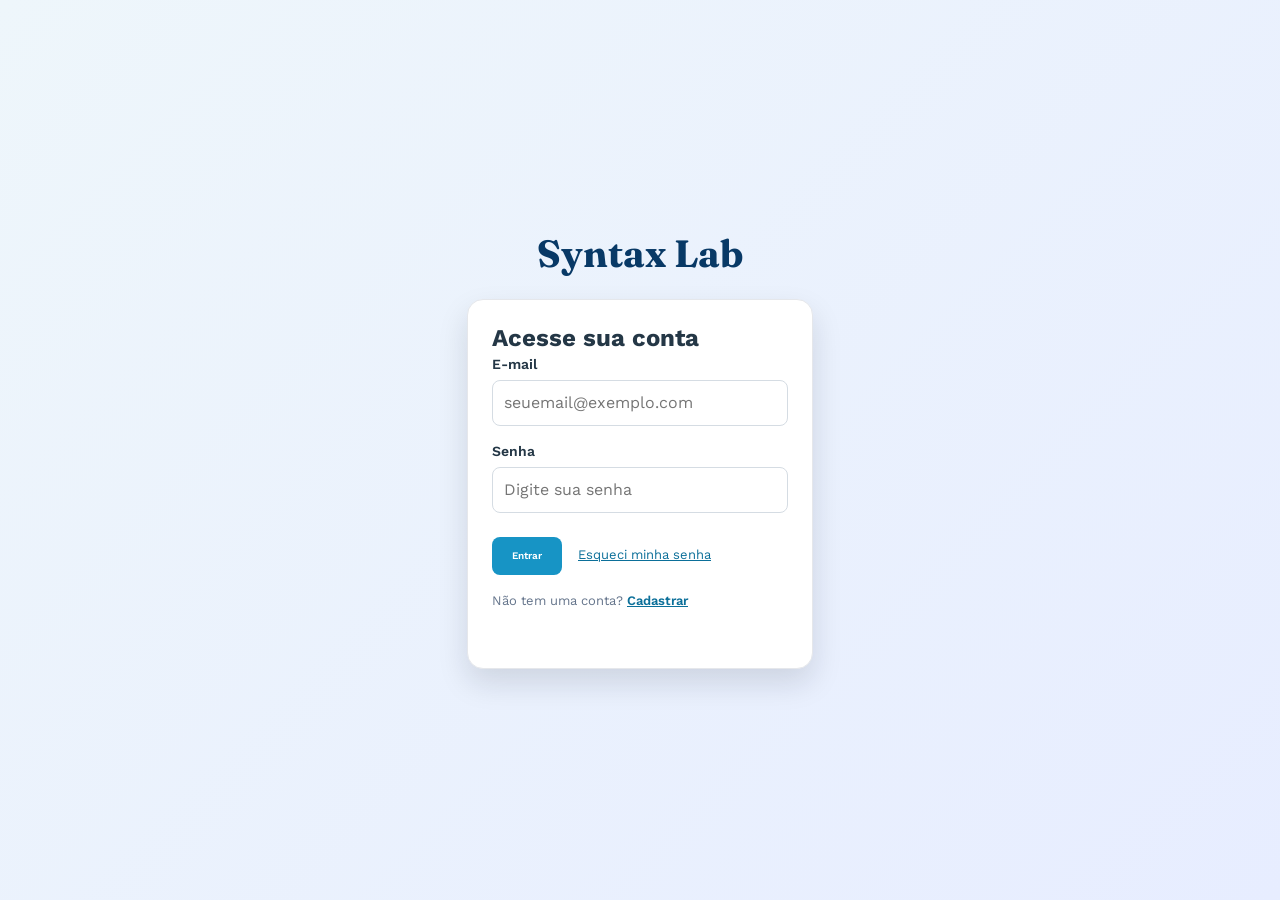
<file: backend/index.html>
<!DOCTYPE html>
<html lang="pt-br">
<head>
    <meta charset="UTF-8">
    <meta name="viewport" content="width=device-width, initial-scale=1.0">
    <title>SYNTAX.lab — Login</title>
    <link rel="stylesheet" href="style.css">
    <link rel="preconnect" href="https://fonts.googleapis.com">
    <link rel="preconnect" href="https://fonts.gstatic.com" crossorigin>
    <link href="https://fonts.googleapis.com/css2?family=Fraunces:ital,opsz,wght@0,9..144,100..900;1,9..144,100..900&family=Work+Sans:ital,wght@0,100..900;1,100..900&display=swap" rel="stylesheet">
</head>
<body class="pagina-login">
    <main class="login-container">
        <div class="login-cabecalho">
            <h1>Syntax Lab</h1>
        </div>

        <section class="login-card">
            <h2>Acesse sua conta</h2>

            <form id="formLogin" class="formulario">
                <div class="campo">
                    <label for="email">E-mail</label>
                    <input type="email" name="email" id="email" placeholder="seuemail@exemplo.com" autocomplete="email" required>
                </div>

                <div class="campo">
                    <label for="senha">Senha</label>
                    <input type="password" name="senha" id="senha" placeholder="Digite sua senha" autocomplete="current-password" required>
                </div>

                <div class="form-acoes">
                    <button type="submit" class="entrar">Entrar</button>
                    <a class="link-senha" href="#recuperar-senha" id="linkSenha">Esqueci minha senha</a>
                    <p class="login-cadastro">Não tem uma conta? <button type="button" class="link-cadastro" id="abrirCadastro">Cadastrar</button></p>
                </div>
                <p class="login-feedback" id="loginFeedback" role="status" aria-live="polite"></p>
            </form>
        </section>
    </main>

    <dialog class="modal-cadastro" id="modalCadastro" aria-labelledby="titulo-cadastro"></dialog>

    <script>
        const formLogin = document.getElementById('formLogin');
        const loginFeedback = document.getElementById('loginFeedback');
        const modalCadastro = document.getElementById('modalCadastro');
        const botaoAbrirCadastro = document.getElementById('abrirCadastro');
        let cadastroCarregado = false;

        formLogin.addEventListener('submit', async (evento) => {
            evento.preventDefault();
            loginFeedback.textContent = '';

            try {
                const resposta = await fetch('/api/usuarios/login', {
                    method: 'POST',
                    headers: { 'Content-Type': 'application/json' },
                    body: JSON.stringify({
                        email: document.getElementById('email').value,
                        senha: document.getElementById('senha').value
                    })
                });
                const resultado = await resposta.json();

                if (!resposta.ok) {
                    throw new Error(resultado.erro || 'Não foi possível entrar.');
                }

                window.location.href = 'inicio.html';
            } catch (erro) {
                loginFeedback.textContent = erro.message;
            }
        });

        document.getElementById('linkSenha').addEventListener('click', (evento) => {
            evento.preventDefault();
            loginFeedback.textContent = 'A recuperação de senha ainda não está disponível.';
        });

        botaoAbrirCadastro.addEventListener('click', async () => {
            loginFeedback.textContent = '';

            if (!cadastroCarregado) {
                try {
                    const resposta = await fetch('cadastrarlogin.html');
                    if (!resposta.ok) throw new Error('Não foi possível abrir o cadastro.');

                    const documento = new DOMParser().parseFromString(
                        await resposta.text(),
                        'text/html'
                    );
                    const template = documento.getElementById('cadastro-modal-template');
                    if (!template) throw new Error('O formulário de cadastro não foi encontrado.');

                    modalCadastro.replaceChildren(template.content.cloneNode(true));
                    const formCadastro = modalCadastro.querySelector('#formCadastro');
                    const cadastroFeedback = modalCadastro.querySelector('#cadastroFeedback');

                    modalCadastro.querySelector('[data-fechar-modal]').addEventListener('click', () => {
                        modalCadastro.close();
                    });

                    formCadastro.addEventListener('submit', async (eventoCadastro) => {
                        eventoCadastro.preventDefault();
                        cadastroFeedback.textContent = '';
                        const botaoEnviar = formCadastro.querySelector('[type="submit"]');
                        botaoEnviar.disabled = true;

                        try {
                            const dados = Object.fromEntries(new FormData(formCadastro));
                            const respostaCadastro = await fetch('/api/usuarios/cadastro', {
                                method: 'POST',
                                headers: { 'Content-Type': 'application/json' },
                                body: JSON.stringify(dados)
                            });
                            const resultadoCadastro = await respostaCadastro.json();

                            if (!respostaCadastro.ok) {
                                throw new Error(resultadoCadastro.erro || 'Não foi possível cadastrar.');
                            }

                            document.getElementById('email').value = dados.email;
                            document.getElementById('senha').focus();
                            modalCadastro.close();
                            loginFeedback.textContent = 'Cadastro concluído. Agora entre com sua senha.';
                        } catch (erroCadastro) {
                            cadastroFeedback.textContent = erroCadastro.message;
                        } finally {
                            botaoEnviar.disabled = false;
                        }
                    });

                    cadastroCarregado = true;
                } catch (erro) {
                    loginFeedback.textContent = erro.message;
                    return;
                }
            }

            modalCadastro.showModal();
            modalCadastro.querySelector('#nomeCadastro').focus();
        });

        modalCadastro.addEventListener('click', (evento) => {
            if (evento.target === modalCadastro) modalCadastro.close();
        });

        modalCadastro.addEventListener('close', () => botaoAbrirCadastro.focus());
    </script>
</body>
</html>
</file>
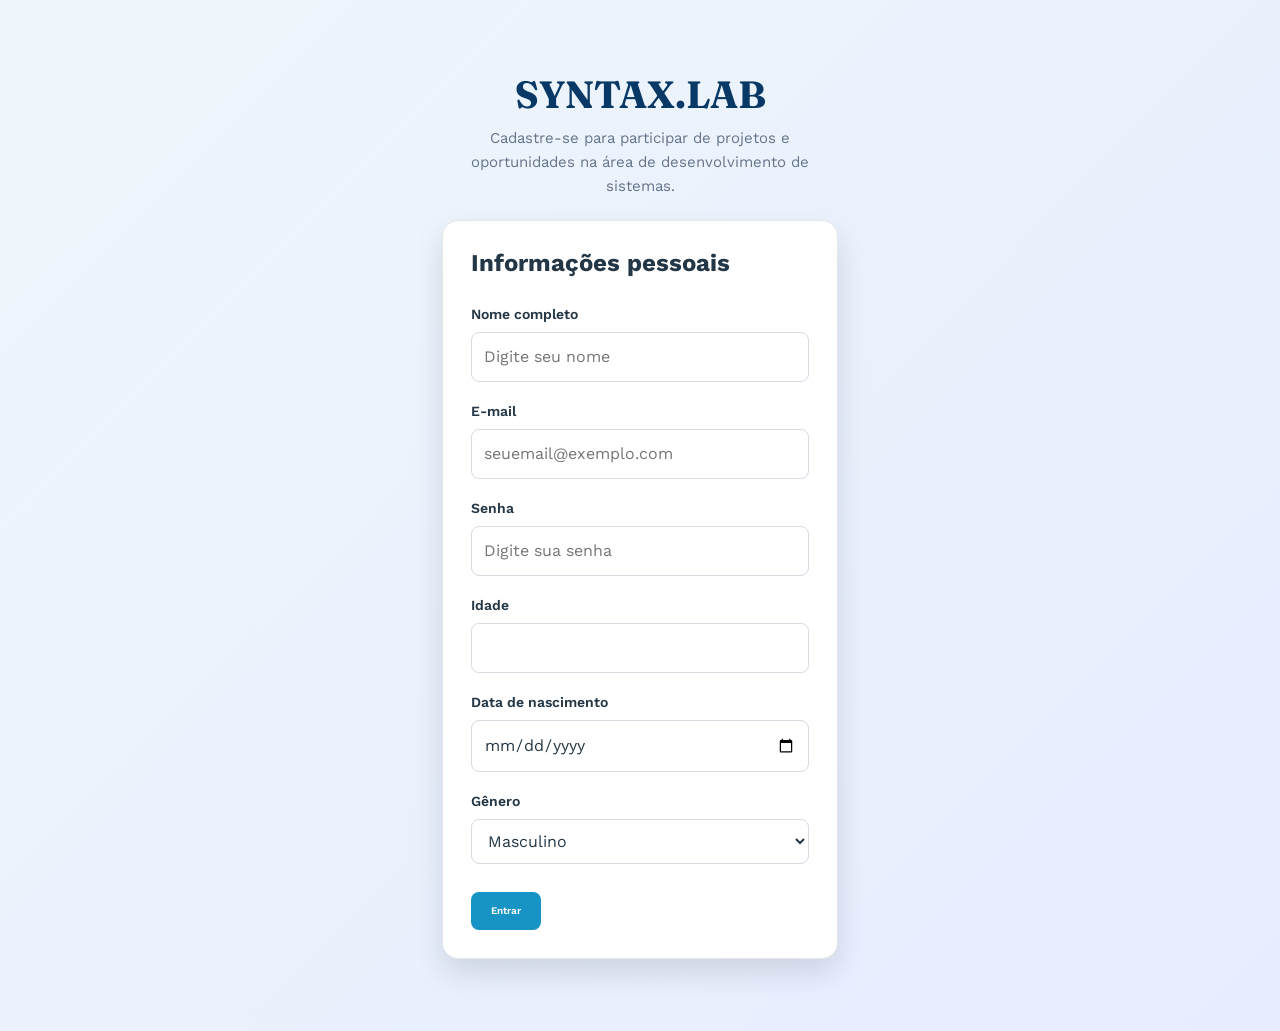
<file: FRONT END/index.html>
<!DOCTYPE html>
<html lang="pt-br">
<head>
    <meta charset="UTF-8">
    <meta name="viewport" content="width=device-width, initial-scale=1.0">
    <title>SYNTAX.lab — Login</title>
    <link rel="stylesheet" href="style.css">
    <link rel="preconnect" href="https://fonts.googleapis.com">
    <link rel="preconnect" href="https://fonts.gstatic.com" crossorigin>
    <link href="https://fonts.googleapis.com/css2?family=Fraunces:ital,opsz,wght@0,9..144,100..900;1,9..144,100..900&family=Work+Sans:ital,wght@0,100..900;1,100..900&display=swap" rel="stylesheet">
</head>
<body class="pagina-login">
    <main class="login-container">
        <div class="login-cabecalho">
            <h1>SYNTAX.LAB</h1>
            <p>Cadastre-se para participar de projetos e oportunidades na área de desenvolvimento de sistemas.</p>
        </div>

        <section class="login-card">



            <h2>Informações pessoais</h2>
            <br>

            <form action="inicio.html" method="get" class="formulario">
                <div class="campo">
                    <label for="nome">Nome completo</label>
                    <input type="text" name="Nome" id="nome" placeholder="Digite seu nome" required>
                </div>

                <div class="campo">
                    <label for="email">E-mail</label>
                    <input type="email" name="Email" id="email" placeholder="seuemail@exemplo.com" required>
                </div>

                <div class="campo">
                    <label for="senha">Senha</label>
                    <input type="password" name="Senha" id="senha" placeholder="Digite sua senha" required>
                </div>

                <div class="campo">
                    <label for="idade">Idade</label>
                    <input type="number" name="Idade" id="idade" min="18" max="99" required>
                </div>

                <div class="campo">
                    <label for="data-nascimento">Data de nascimento</label>
                    <input type="date" name="Data-nascimento" id="data-nascimento" required>
                </div>

                <div class="campo">
                    <label for="genero">Gênero</label>
                    <select name="genero" id="genero">
                        <option value="Masculino">Masculino</option>
                        <option value="Feminino">Feminino</option>
                        <option value="Prefiro_nao_dizer">Prefiro não dizer</option>
                    </select>
                </div>

                <div class="form-acoes">
                    <button type="submit" class="entrar">Entrar</button>
                </div>
            </form>
        </section>
    </main>
</file>
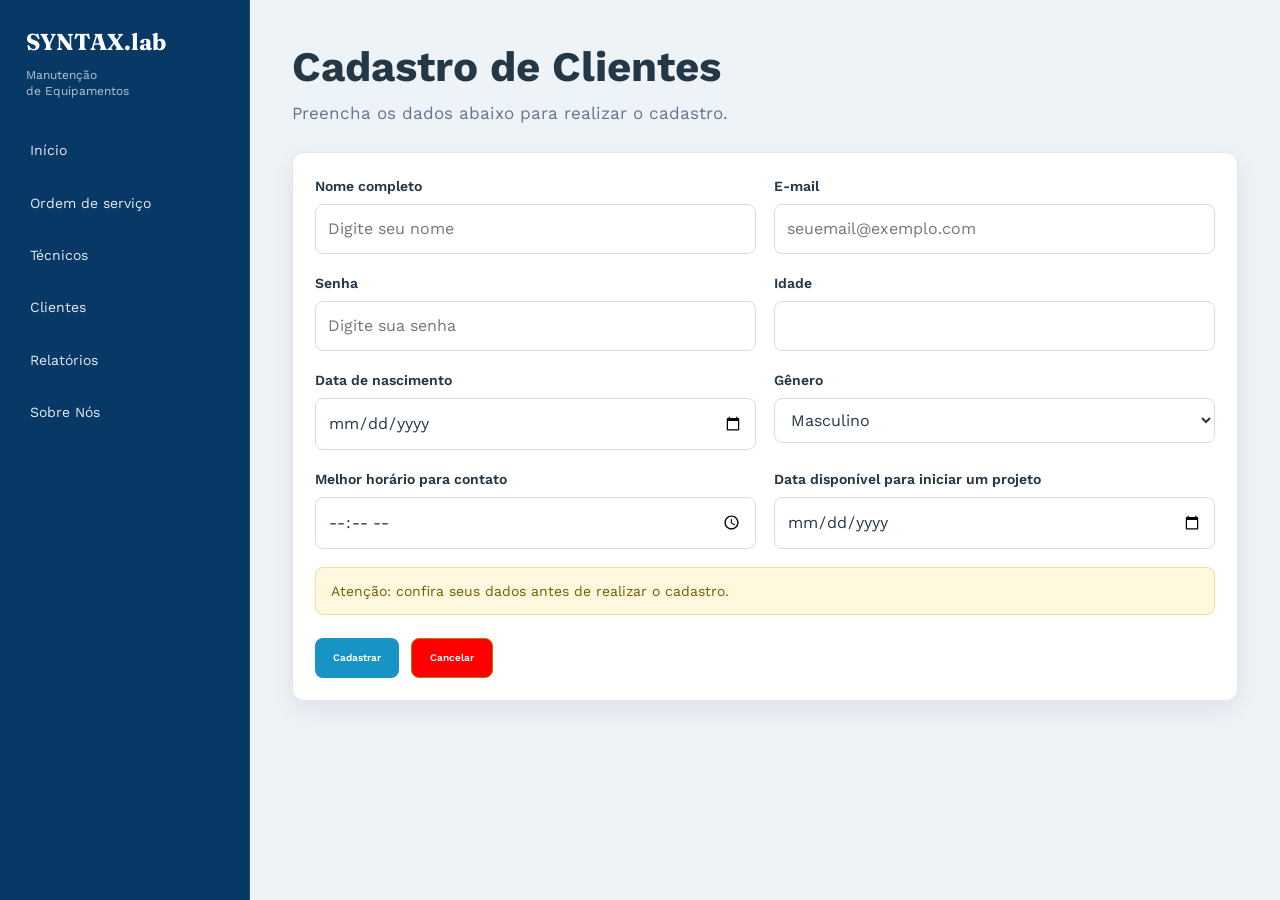
<file: backend/cadascliente.html>
<!DOCTYPE html>
<html lang="pt-br">
<head>
    <meta charset="UTF-8">
    <meta name="viewport" content="width=device-width, initial-scale=1.0">
    <title>Cadastro de Clientes</title>
    <link rel="stylesheet" href="style.css">
    <link rel="preconnect" href="https://fonts.googleapis.com">
    <link rel="preconnect" href="https://fonts.gstatic.com" crossorigin>
    <link href="https://fonts.googleapis.com/css2?family=Fraunces:ital,opsz,wght@0,9..144,100..900;1,9..144,100..900&family=Work+Sans:ital,wght@0,100..900;1,100..900&display=swap" rel="stylesheet">
</head>
<body>
<header class="topo">
    <div class="topo-conteudo">
        <nav class="menu">
            <a href="inicio.html" class="marca">SYNTAX.lab</a>
            <p>Manutenção<br>de Equipamentos</p>
            <a href="inicio.html">Início</a>
            <a href="ordem.html">Ordem de serviço</a>
            <a href="tecnicos.html">Técnicos</a>
            <a href="clientes.html">Clientes</a>
            <a href="relatorios.html">Relatórios</a>
            <a href="sobre.html">Sobre Nós</a>
        </nav>
    </div>
</header>

<main class="pagina">
    <h1>Cadastro de Clientes</h1>
    <p>Preencha os dados abaixo para realizar o cadastro.</p>

    <section class="block">
        <form action="inicio.html" method="get" class="formulario">
            <div class="form-grid">
                <div class="campo">
                    <label for="nome">Nome completo</label>
                    <input type="text" name="Nome" id="nome" placeholder="Digite seu nome" required>
                </div>

                <div class="campo">
                    <label for="email">E-mail</label>
                    <input type="email" name="Email" id="email" placeholder="seuemail@exemplo.com" required>
                </div>

                <div class="campo">
                    <label for="senha">Senha</label>
                    <input type="password" name="Senha" id="senha" placeholder="Digite sua senha" required>
                </div>

                <div class="campo">
                    <label for="idade">Idade</label>
                    <input type="number" name="Idade" id="idade" min="18" max="99" required>
                </div>

                <div class="campo">
                    <label for="data-nascimento">Data de nascimento</label>
                    <input type="date" name="Data-nascimento" id="data-nascimento" required>
                </div>

                <div class="campo">
                    <label for="genero">Gênero</label>
                    <select name="genero" id="genero">
                        <option value="Masculino">Masculino</option>
                        <option value="Feminino">Feminino</option>
                        <option value="Prefiro_nao_dizer">Prefiro não dizer</option>
                    </select>
                </div>
                
                <div class="campo">
                    <label for="hora-cadastro">Melhor horário para contato</label>
                    <input type="time" name="hora-cadastro" id="hora-cadastro">
                </div>

                <div class="campo">
                    <label for="data-disponivel">Data disponível para iniciar um projeto</label>
                    <input type="date" name="Data-disponivel" id="data-disponivel" required>
                </div>
            </div>

            <div class="aviso">Atenção: confira seus dados antes de realizar o cadastro.</div>

            <div class="form-acoes">
                <button type="submit" class="botao botao-preenchido">Cadastrar</button>
                <a href="inicio.html" class="botao botao-contorno">Cancelar</a>
            </div>
        </form>
    </section>
</main>

</body>
</html>
</file>
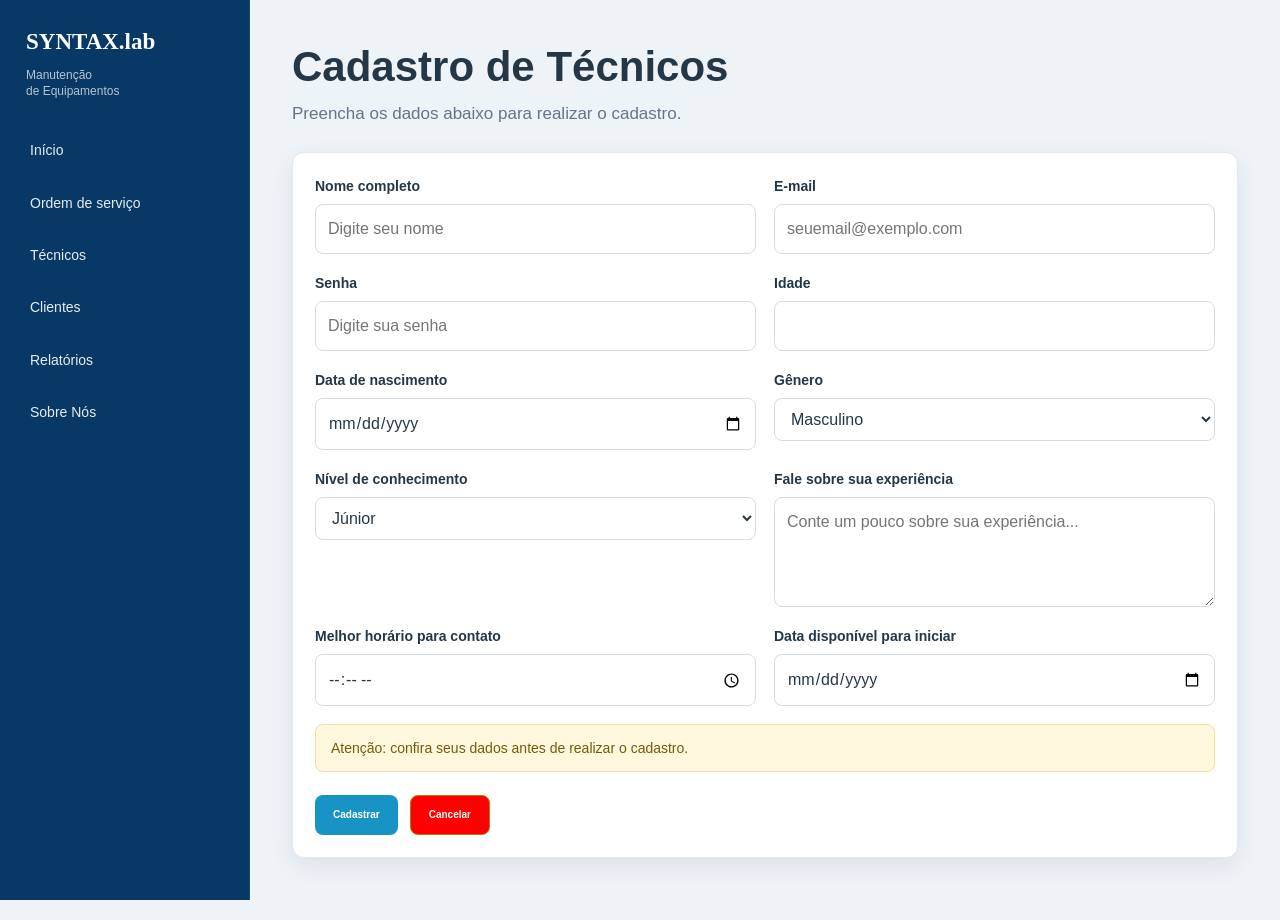
<file: backend/cadastrar.html>
<!DOCTYPE html>
<html lang="pt-br">
<head>
    <meta charset="UTF-8">
    <meta name="viewport" content="width=device-width, initial-scale=1.0">
    <title>Cadastro de Técnicos</title>
    <link rel="stylesheet" href="style.css">
</head>
<body>

<header class="topo">
    <div class="topo-conteudo">
        <nav class="menu">
            <a href="inicio.html" class="marca">SYNTAX.lab</a>
            <p>Manutenção<br>de Equipamentos</p>
            <a href="inicio.html">Início</a>
            <a href="ordem.html">Ordem de serviço</a>
            <a href="tecnicos.html">Técnicos</a>
            <a href="clientes.html">Clientes</a>
            <a href="relatorios.html">Relatórios</a>
            <a href="sobre.html">Sobre Nós</a>
        </nav>
    </div>
</header>

<main class="pagina">
    <h1>Cadastro de Técnicos</h1>
    <p>Preencha os dados abaixo para realizar o cadastro.</p>

    <section class="block">
        <form onsubmit="cadastrarTecnico(event)" class="formulario">
            <div class="form-grid">
                <div class="campo">
                    <label for="nome">Nome completo</label>
                    <input type="text" id="nome" placeholder="Digite seu nome" required>
                </div>

                <div class="campo">
                    <label for="email">E-mail</label>
                    <input type="email" id="email" placeholder="seuemail@exemplo.com" required>
                </div>

                <div class="campo">
                    <label for="senha">Senha</label>
                    <input type="password" id="senha" placeholder="Digite sua senha" required>
                </div>

                <div class="campo">
                    <label for="idade">Idade</label>
                    <input type="number" id="idade" min="18" max="99" required>
                </div>

                <div class="campo">
                    <label for="data-nascimento">Data de nascimento</label>
                    <input type="date" id="data-nascimento" required>
                </div>

                <div class="campo">
                    <label for="genero">Gênero</label>
                    <select id="genero">
                        <option value="Masculino">Masculino</option>
                        <option value="Feminino">Feminino</option>
                        <option value="Prefiro_nao_dizer">Prefiro não dizer</option>
                    </select>
                </div>

                <div class="campo">
                    <label for="nivel">Nível de conhecimento</label>
                    <select id="nivel">
                        <option value="JÚNIOR">Júnior</option>
                        <option value="PLENO">Pleno</option>
                        <option value="SÊNIOR">Sênior</option>
                    </select>
                </div>

                <div class="campo">
                    <label for="bio">Fale sobre sua experiência</label>
                    <textarea id="bio" placeholder="Conte um pouco sobre sua experiência..."></textarea>
                </div>

                <div class="campo">
                    <label for="horario">Melhor horário para contato</label>
                    <input type="time" id="horario">
                </div>

                <div class="campo">
                    <label for="data-disponivel">Data disponível para iniciar</label>
                    <input type="date" id="data-disponivel" required>
                </div>
            </div>

            <div class="aviso">
                Atenção: confira seus dados antes de realizar o cadastro.
            </div>

            <div class="form-acoes">
                <button type="submit" class="botao botao-preenchido">Cadastrar</button>
                <a href="inicio.html" class="botao botao-contorno">Cancelar</a>
            </div>
        </form>
    </section>
</main>

<script>
    async function cadastrarTecnico(evento) {
        evento.preventDefault();

        const dados = {
            nome: document.getElementById('nome').value,
            email: document.getElementById('email').value,
            senha: document.getElementById('senha').value,
            idade: document.getElementById('idade').value,
            data_nascimento: document.getElementById('data-nascimento').value,
            genero: document.getElementById('genero').value,
            nivel: document.getElementById('nivel').value,
            bio: document.getElementById('bio').value,
            horario_contato: document.getElementById('horario').value,
            data_disponivel: document.getElementById('data-disponivel').value
        };

        const resposta = await fetch('/api/tecnicos/cadastro', {
            method: 'POST',
            headers: {
                'Content-Type': 'application/json'
            },
            body: JSON.stringify(dados)
        });

        const resultado = await resposta.json();

        if (resposta.ok) {
            alert('Técnico cadastrado com sucesso!');
            window.location.href = 'inicio.html';
        } else {
            alert(resultado.erro);
        }
    }
</script>

</body>
</html>
</file>
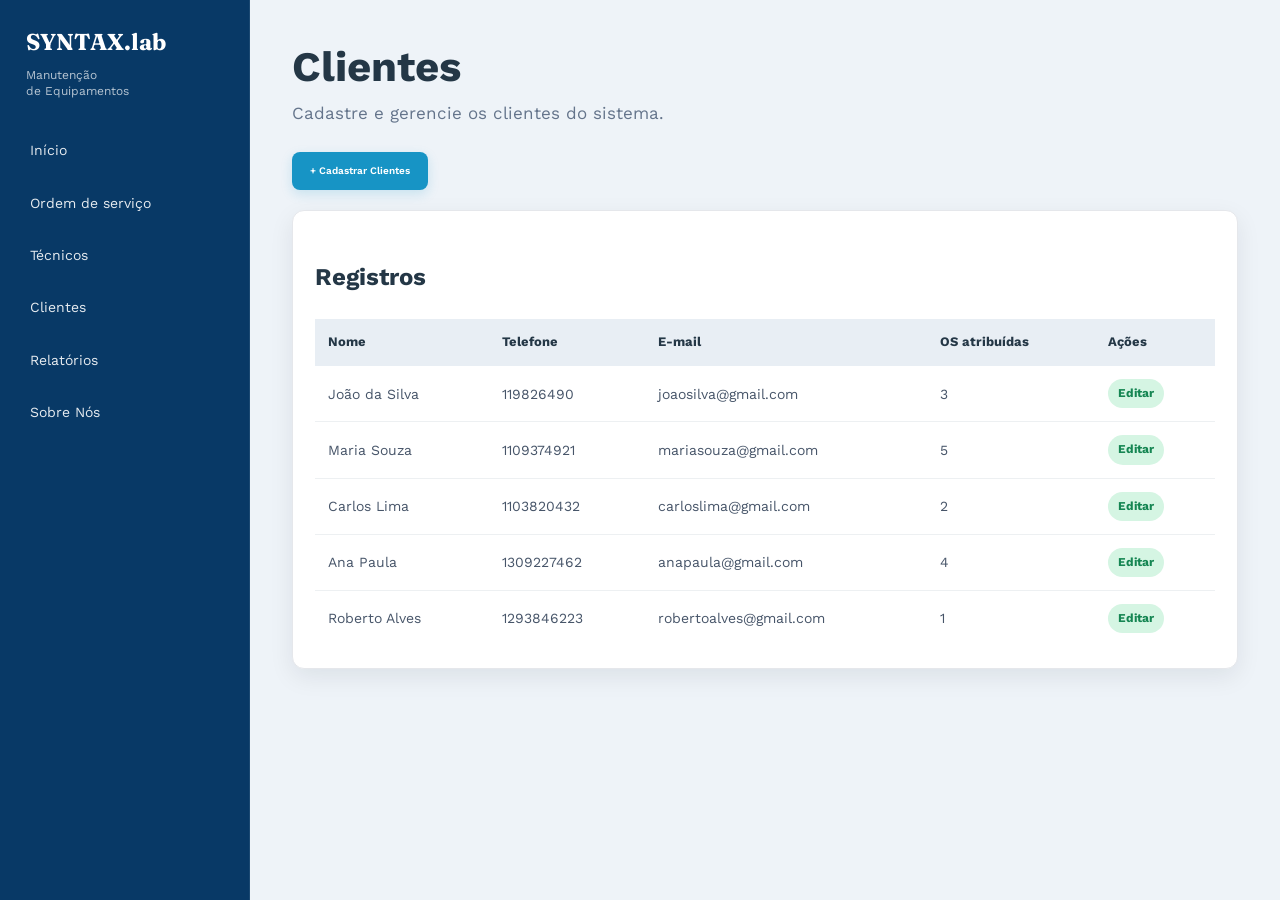
<file: backend/clientes.html>
<!DOCTYPE html>
<html lang="pt-br">
<head>
    <meta charset="UTF-8">
    <meta name="viewport" content="width=device-width, initial-scale=1.0">
    <title>Clientes</title>
    <link rel="stylesheet" href="style.css">
    <link rel="preconnect" href="https://fonts.googleapis.com">
    <link rel="preconnect" href="https://fonts.gstatic.com" crossorigin>
    <link href="https://fonts.googleapis.com/css2?family=Fraunces:ital,opsz,wght@0,9..144,100..900;1,9..144,100..900&family=Work+Sans:ital,wght@0,100..900;1,100..900&display=swap" rel="stylesheet">
</head>
<body>
<header class="topo">
    <div class="topo-conteudo">
        <nav class="menu">
            <a href="inicio.html" class="marca">SYNTAX.lab</a>
            <p>Manutenção<br>de Equipamentos</p>
            <a href="inicio.html">Início</a>
            <a href="ordem.html">Ordem de serviço</a>
            <a href="tecnicos.html">Técnicos</a>
            <a href="clientes.html">Clientes</a>
            <a href="relatorios.html">Relatórios</a>
            <a href="sobre.html">Sobre Nós</a>
        </nav>
    </div>
</header>

<main class="pagina">
    <h1>Clientes</h1>
    <p>Cadastre e gerencie os clientes do sistema.</p>
    <a href="cadascliente.html" class="botao-menu">+ Cadastrar Clientes</a>

    <section class="block">
        <div class="secao-titulo"><h2>Registros</h2></div>
        <div class="tabela-wrapper">
            <table>
                <thead><tr><th>Nome</th><th>Telefone</th><th>E-mail</th><th>OS atribuídas</th><th>Ações</th></tr></thead>
                <tbody><tr><td>João da Silva</td><td>119826490</td><td>joaosilva@gmail.com</td><td>3</td><td><span class='concluida'>Editar</span></td></tr>
<tr><td>Maria Souza</td><td>1109374921</td><td>mariasouza@gmail.com</td><td>5</td><td><span class='concluida'>Editar</span></td></tr>
<tr><td>Carlos Lima</td><td>1103820432</td><td>carloslima@gmail.com</td><td>2</td><td><span class='concluida'>Editar</span></td></tr>
<tr><td>Ana Paula</td><td>1309227462</td><td>anapaula@gmail.com</td><td>4</td><td><span class='concluida'>Editar</span></td></tr>
<tr><td>Roberto Alves</td><td>1293846223</td><td>robertoalves@gmail.com</td><td>1</td><td><span class='concluida'>Editar</span></td></tr></tbody>
            </table>
        </div>
    </section>
</main>

</body>
</html>
</file>
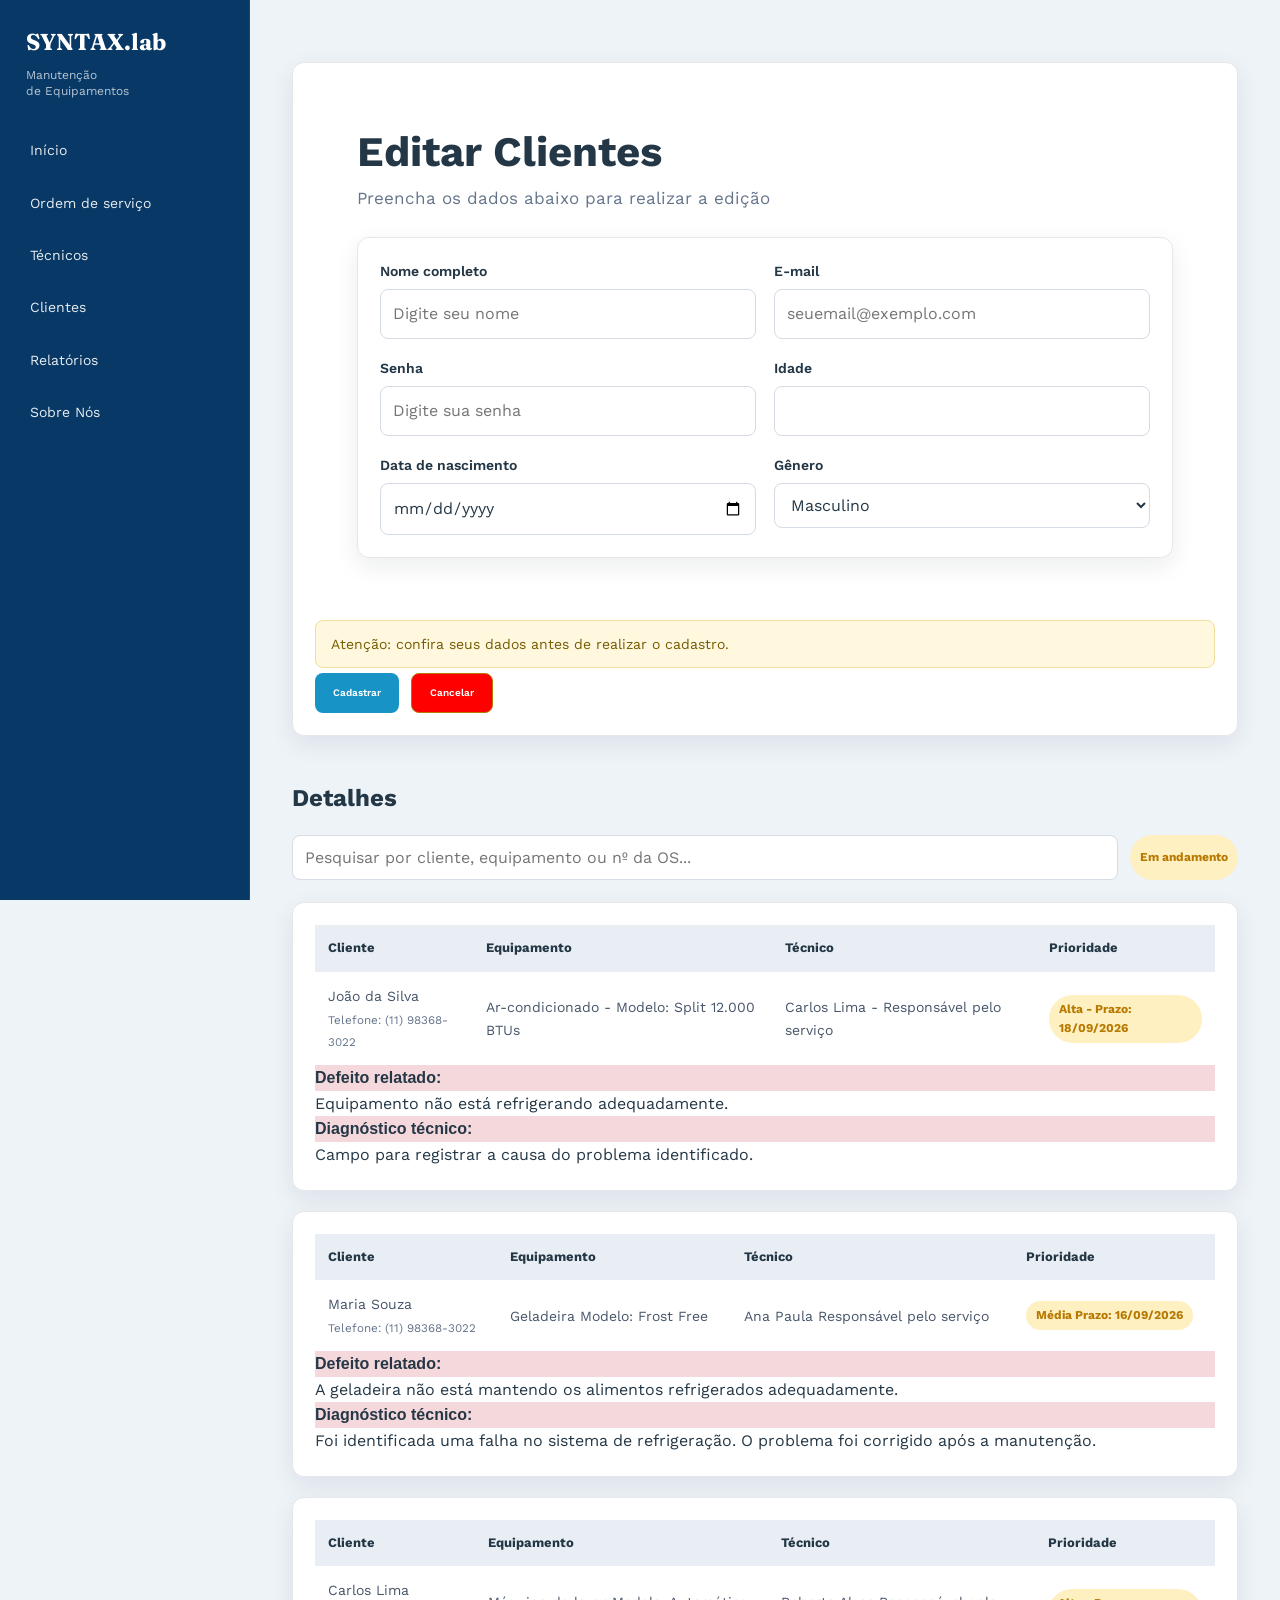
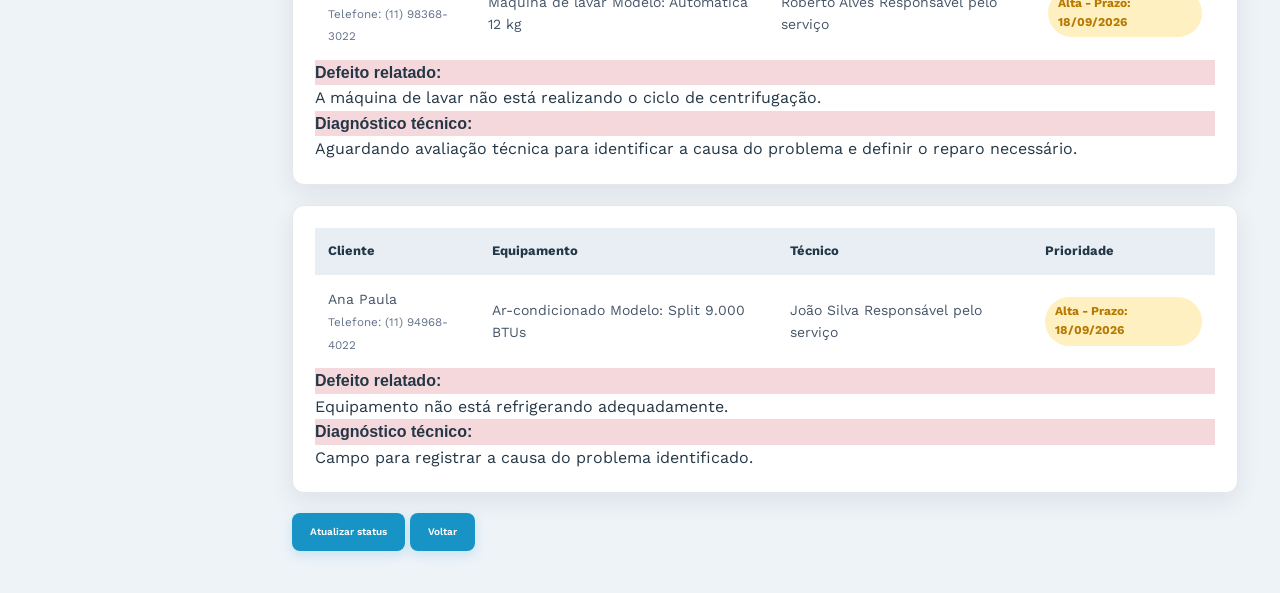
<file: backend/editar.html>
<!DOCTYPE html>
<html lang="pt-br">
<head>
    <meta charset="UTF-8">
    <meta name="viewport" content="width=device-width, initial-scale=1.0">
    <title>Ordens de Serviço</title>
    <link rel="stylesheet" href="style.css">
    <link rel="preconnect" href="https://fonts.googleapis.com">
    <link rel="preconnect" href="https://fonts.gstatic.com" crossorigin>
    <link href="https://fonts.googleapis.com/css2?family=Fraunces:ital,opsz,wght@0,9..144,100..900;1,9..144,100..900&family=Work+Sans:ital,wght@0,100..900;1,100..900&display=swap" rel="stylesheet">
</head>
<body>

<header class="topo">
    <div class="topo-conteudo">
        <nav class="menu">
            <a href="inicio.html" class="marca">SYNTAX.lab</a>
            <p>Manutenção<br>de Equipamentos</p>
            <a href="inicio.html">Início</a>
            <a href="ordem.html">Ordem de serviço</a>
            <a href="tecnicos.html">Técnicos</a>
            <a href="clientes.html">Clientes</a>
            <a href="relatorios.html">Relatórios</a>
            <a href="sobre.html">Sobre Nós</a>
        </nav>
    </div>
</header>
<main class="pagina">
    
    <section class="block">


 
<main class="pagina">
    <h1>Editar Clientes</h1>
    <p>Preencha os dados abaixo para realizar a edição</p>

    <section class="block">
        <form action="inicio.html" method="get" class="formulario">
            <div class="form-grid">
                <div class="campo">
                    <label for="nome">Nome completo</label>
                    <input type="text" name="Nome" id="nome" placeholder="Digite seu nome" required>
                </div>

                <div class="campo">
                    <label for="email">E-mail</label>
                    <input type="email" name="Email" id="email" placeholder="seuemail@exemplo.com" required>
                </div>

                <div class="campo">
                    <label for="senha">Senha</label>
                    <input type="password" name="Senha" id="senha" placeholder="Digite sua senha" required>
                </div>

                <div class="campo">
                    <label for="idade">Idade</label>
                    <input type="number" name="Idade" id="idade" min="18" max="99" required>
                </div>

                <div class="campo">
                    <label for="data-nascimento">Data de nascimento</label>
                    <input type="date" name="Data-nascimento" id="data-nascimento" required>
                </div>

                <div class="campo">
                    <label for="genero">Gênero</label>
                    <select name="genero" id="genero">
                        <option value="Masculino">Masculino</option>
                        <option value="Feminino">Feminino</option>
                        <option value="Prefiro_nao_dizer">Prefiro não dizer</option>
                    </select>
                </div>
                
            </main>

            <div class="aviso">Atenção: confira seus dados antes de realizar o cadastro.</div>

            <div class="form-acoes">
                <button type="submit" class="botao botao-preenchido">Cadastrar</button>
                <a href="inicio.html" class="botao botao-contorno">Cancelar</a>
            </div>
        </form>
    </section>

</body>
</html>
    <section class="detalhes-secao">
        <h1>Detalhes</h1>

        <div class="filtros">
            <input type="text" placeholder="Pesquisar por cliente, equipamento ou nº da OS...">
            <span class="andamento">Em andamento</span>
        </div>

        <div class="block">
            <div class="tabela-wrapper">
                <table>
                    <thead>
                        <tr>
                            <th>Cliente</th>
                            <th>Equipamento</th>
                            <th>Técnico</th>
                            <th>Prioridade</th>
                        </tr>
                    </thead>
                    <tbody>
                        <tr>
                            <td>João da Silva<br><small style="color: var(--cor-texto-suave);">Telefone: (11) 98368-3022</small></td>
                            <td>Ar-condicionado - Modelo: Split 12.000 BTUs</td>
                            <td>Carlos Lima - Responsável pelo serviço</td>
                            <td><span class="Em andamento">Alta - Prazo: 18/09/2026</span></td>
                        </tr>
                    </tbody>
                </table>
            </div>
            <h5>Defeito relatado:</h5>Equipamento não está refrigerando adequadamente.

            <h5>Diagnóstico técnico:</h5>Campo para registrar a causa do problema identificado.
        </div>
        <div class="block">
            <div class="tabela-wrapper">
                <table>
                    <thead>
                        <tr>
                            <th>Cliente</th>
                            <th>Equipamento</th>
                            <th>Técnico</th>
                            <th>Prioridade</th>
                        </tr>
                    </thead>
                    <tbody>
                        <tr>
                            <td>Maria Souza <br><small style="color: var(--cor-texto-suave);">Telefone: (11) 98368-3022</small></td>
                            <td>Geladeira Modelo: Frost Free</td>
                            <td>Ana Paula Responsável pelo serviço</td>
                            <td><span class="Em andamento">Média Prazo: 16/09/2026</span></td>
                        </tr>
                    </tbody>
                </table>
            </div>
            <h5>Defeito relatado:</h5>A geladeira não está mantendo os alimentos refrigerados adequadamente.

            <h5>Diagnóstico técnico:</h5>Foi identificada uma falha no sistema de refrigeração. O problema foi corrigido após a manutenção.
        </div>
        <div class="block">
            <div class="tabela-wrapper">
                <table>
                    <thead>
                        <tr>
                            <th>Cliente</th>
                            <th>Equipamento</th>
                            <th>Técnico</th>
                            <th>Prioridade</th>
                        </tr>
                    </thead>
                    <tbody>
                        <tr>
                            <td>Carlos Lima <br><small style="color: var(--cor-texto-suave);">Telefone: (11) 98368-3022</small></td>
                            <td>Máquina de lavar
Modelo: Automática 12 kg</td>
                            <td>Roberto Alves
Responsável pelo serviço</td>
                            <td><span class="Em andamento">Alta - Prazo: 18/09/2026</span></td>
                        </tr>
                    </tbody>
                </table>
            </div>
            <h5>Defeito relatado:</h5>A máquina de lavar não está realizando o ciclo de centrifugação.

            <h5>Diagnóstico técnico:</h5>Aguardando avaliação técnica para identificar a causa do problema e definir o reparo necessário.
        </div>
        <div class="block">
            <div class="tabela-wrapper">
                <table>
                    <thead>
                        <tr>
                            <th>Cliente</th>
                            <th>Equipamento</th>
                            <th>Técnico</th>
                            <th>Prioridade</th>
                        </tr>
                    </thead>
                    <tbody>
                        <tr>
                            <td>Ana Paula<br><small style="color: var(--cor-texto-suave);">Telefone: (11) 94968-4022</small></td>
                            <td>Ar-condicionado
Modelo: Split 9.000 BTUs</td>
                            <td>João Silva
Responsável pelo serviço</td>
                            <td><span class="Em andamento">Alta - Prazo: 18/09/2026</span></td>
                        </tr>
                    </tbody>
                </table>
            </div>
            <h5>Defeito relatado:</h5>Equipamento não está refrigerando adequadamente.

            <h5>Diagnóstico técnico:</h5>Campo para registrar a causa do problema identificado.
        </div>
          
          <a href="#" class="botao-menu">Atualizar status</a>
          <a href="#" class="botao-menu">Voltar</a>
    </section>
</main>

</body>
</html>
</file>
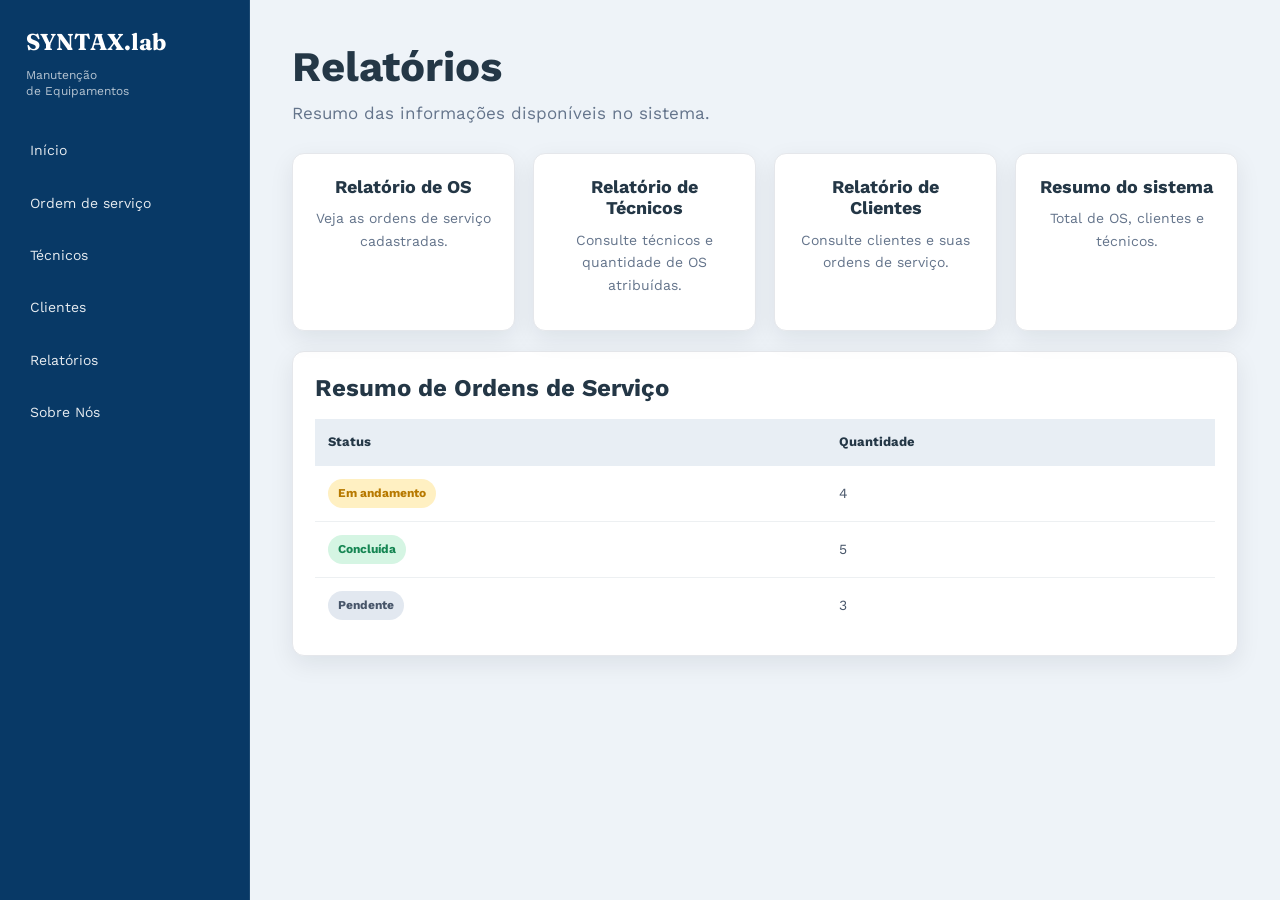
<file: backend/relatorios.html>
<!DOCTYPE html>
<html lang="pt-br">
<head>
    <meta charset="UTF-8">
    <meta name="viewport" content="width=device-width, initial-scale=1.0">
    <title>Relatórios</title>
    <link rel="stylesheet" href="style.css">
    <link rel="preconnect" href="https://fonts.googleapis.com">
    <link rel="preconnect" href="https://fonts.gstatic.com" crossorigin>
    <link href="https://fonts.googleapis.com/css2?family=Fraunces:ital,opsz,wght@0,9..144,100..900;1,9..144,100..900&family=Work+Sans:ital,wght@0,100..900;1,100..900&display=swap" rel="stylesheet">
</head>
<body>
<header class="topo">
    <div class="topo-conteudo">
        <nav class="menu">
            <a href="inicio.html" class="marca">SYNTAX.lab</a>
            <p>Manutenção<br>de Equipamentos</p>
            <a href="inicio.html">Início</a>
            <a href="ordem.html">Ordem de serviço</a>
            <a href="tecnicos.html">Técnicos</a>
            <a href="clientes.html">Clientes</a>
            <a href="relatorios.html">Relatórios</a>
            <a href="sobre.html">Sobre Nós</a>
        </nav>
    </div>
</header>

<main class="pagina">
    <h1>Relatórios</h1>
    <p>Resumo das informações disponíveis no sistema.</p>

    <div class="cards">
        <article class="card">
            <h2>Relatório de OS</h2>
            <p>Veja as ordens de serviço cadastradas.</p>
        </article>
        <article class="card">
            <h2>Relatório de Técnicos</h2>
            <p>Consulte técnicos e quantidade de OS atribuídas.</p>
        </article>
        <article class="card">
            <h2>Relatório de Clientes</h2>
            <p>Consulte clientes e suas ordens de serviço.</p>
        </article>
        <article class="card">
            <h2>Resumo do sistema</h2>
            <p>Total de OS, clientes e técnicos.</p>
        </article>
    </div>

    <section class="block">
        <h2>Resumo de Ordens de Serviço</h2>
        <div class="tabela-wrapper">
            <table>
                <thead>
                    <tr><th>Status</th><th>Quantidade</th></tr>
                </thead>
                <tbody>
                    <tr><td><span class="andamento">Em andamento</span></td><td>4</td></tr>
                    <tr><td><span class="concluida">Concluída</span></td><td>5</td></tr>
                    <tr><td><span class="pendente">Pendente</span></td><td>3</td></tr>
                </tbody>
            </table>
        </div>
    </section>
</main>

</body>
</html>
</file>
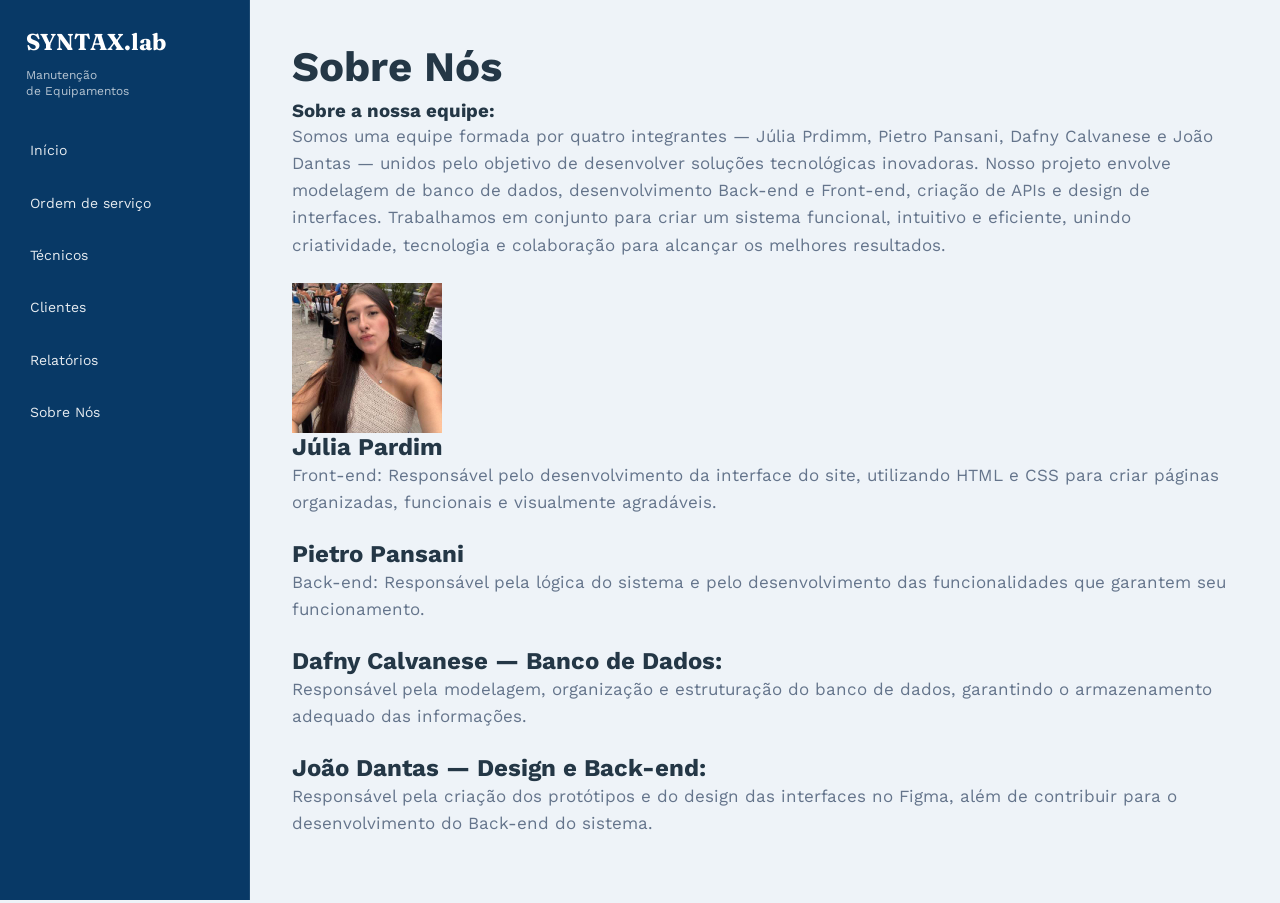
<file: backend/sobre.html>
<!DOCTYPE html>
<html lang="pt-br">
<head>
    <meta charset="UTF-8">
    <meta name="viewport" content="width=device-width, initial-scale=1.0">
    <title>Document</title>
     <link rel="stylesheet" href="style.css">
    <link rel="preconnect" href="https://fonts.googleapis.com">
    <link rel="preconnect" href="https://fonts.gstatic.com" crossorigin>
    <link href="https://fonts.googleapis.com/css2?family=Fraunces:ital,opsz,wght@0,9..144,100..900;1,9..144,100..900&family=Work+Sans:ital,wght@0,100..900;1,100..900&display=swap" rel="stylesheet">
</head>
<body>
<header class="topo">
    <div class="topo-conteudo">
        <nav class="menu">
            <a href="inicio.html" class="marca">SYNTAX.lab</a>
            <p>Manutenção<br>de Equipamentos</p>
            <a href="inicio.html">Início</a>
            <a href="ordem.html">Ordem de serviço</a>
            <a href="tecnicos.html">Técnicos</a>
            <a href="clientes.html">Clientes</a>
            <a href="relatorios.html">Relatórios</a>
            <a href="sobre.html">Sobre Nós</a>
        </nav>
    </div>
</header>

<main class="pagina">
    <h1>Sobre Nós</h1>
    <h3>Sobre a nossa equipe: </h3>
    <p>
Somos uma equipe formada por quatro integrantes — Júlia Prdimm, Pietro Pansani, Dafny Calvanese e João Dantas — unidos pelo objetivo de desenvolver soluções tecnológicas inovadoras. Nosso projeto envolve modelagem de banco de dados, desenvolvimento Back-end e Front-end, criação de APIs e design de interfaces. Trabalhamos em conjunto para criar um sistema funcional, intuitivo e eficiente, unindo criatividade, tecnologia e colaboração para alcançar os melhores resultados.</p>

</head>
<body>
    <img><img src="IMG/julia.png" width="150px">
    
    <h2> Júlia Pardim </h2>
    <p>Front-end: Responsável pelo desenvolvimento da interface do site, utilizando HTML e CSS para criar páginas organizadas, funcionais e visualmente agradáveis.</p>

   <h2> Pietro Pansani</h2>
   <p>Back-end: Responsável pela lógica do sistema e pelo desenvolvimento das funcionalidades que garantem seu funcionamento.</p>

   <h2>Dafny Calvanese — Banco de Dados:</h2>

   <p> Responsável pela modelagem, organização e estruturação do banco de dados, garantindo o armazenamento adequado das informações.</p>

    <h2>João Dantas — Design e Back-end:</h2>

   <p>Responsável pela criação dos protótipos e do design das interfaces no Figma, além de contribuir para o desenvolvimento do Back-end do sistema.</p>
</body>
</html>
</file>
<file: backend/style.css>
/* =========================================================
   WEB-OS — ESTILO PRINCIPAL
   ========================================================= */

:root {
    --cor-texto: #243746;
    --cor-texto-suave: #64748b;
    --cor-fundo: #eef3f8;
    --cor-branco: #ffffff;

    --cor-primaria: #1794c5;
    --cor-primaria-escura: #0b6f99;
    --cor-menu: #083966;

    --cor-sucesso: #168653;
    --cor-sucesso-fundo: #d5f5e3;

    --cor-andamento: #b77900;
    --cor-andamento-fundo: #fff0c2;

    --cor-pendente: #475569;
    --cor-pendente-fundo: #e2e8f0;

    --cor-perigo: #dc3545;
    --cor-perigo-fundo: #fde2e5;

    --cor-linha: #e5e7eb;

    --sombra: 0 8px 24px rgba(15, 23, 42, 0.08);
    --sombra-hover: 0 14px 30px rgba(15, 23, 42, 0.13);

    --raio: 12px;
    --transicao: 0.2s ease;
}

/* =========================
   RESET (Corrigido o hífen para asterisco *)
   ========================= */

* {
    margin: 0;
    padding: 0;
    box-sizing: border-box;
}

html {
    scroll-behavior: smooth;
}

body {
    min-height: 100vh;
    font-family: "Work Sans", "Poppins", Arial, sans-serif;
    color: var(--cor-texto);
    background: var(--cor-fundo);
    line-height: 1.6;
    margin-left: 250px; /* Ajustado para bater certo com os 250px do .topo */
}

/* Espaçamento para a nova secção de detalhes */
.detalhes-secao {
    margin-top: 48px;
}
a {
    color: inherit;
    text-decoration: none;
}

button,
input,
select,
textarea {
    font: inherit;
}

img {
    max-width: 100%;
    display: block;
}

h1,
h2,
h3,
h4 {
    line-height: 1.2;
}

p {
    color: var(--cor-texto-suave);
}

/* =========================
   MENU LATERAL
   ========================= */

.topo {
    position: fixed;
    inset: 0 auto 0 0;
    width: 250px;
    height: 100vh;
    padding: 20px 16px;
    background: var(--cor-menu);
    color: #fff;
    border-right: 1px solid rgba(255,255,255,0.08);
    z-index: 1000;
}

.topo-conteudo {
    width: 100%;
    height: 100%;
}

.menu {
    display: flex;
    flex-direction: column;
    gap: 6px;
}

.marca {
    display: block;
    padding: 4px 10px 0;
    font-family: "Fraunces", Georgia, serif;
    font-size: 23px;
    font-weight: 700;
    color: #fff;
}

.menu > p {
    padding: 0 10px 22px;
    color: rgba(255,255,255,0.7);
    font-size: 12px;
    line-height: 1.35;
}

.menu > a:not(.marca) {
    display: block;
    padding: 12px 14px;
    border-radius: 9px;
    color: rgba(255,255,255,0.9);
    font-size: 14px;
    transition: background var(--transicao), transform var(--transicao);
}

.menu > a:not(.marca):hover {
    background: rgba(255,255,255,0.1);
    transform: translateX(4px);
}

/* =========================
   CONTEÚDO
   ========================= */

main,
.pagina {
    width: 100%;
    max-width: 1180px;
    margin: 0 auto;
    padding: 42px;
}
h5 {
    font-size: medium;
    background-color: #f5d8db;
    font-family: 'Segoe UI', Tahoma, Geneva, Verdana, sans-serif;
}
h4 {
    font-size: small;
    font-family: Cambria, Cochin, Georgia, Times, 'Times New Roman', serif;
}

.hero {
    width: 100%;
    max-width: 1180px;
    margin: 0 auto;
    padding: 52px 42px 25px;
}

.hero-texto {
    width: 100%;
}

.hero h1,
.hero h2,
.pagina > h1 {
    margin-bottom: 8px;
    font-size: clamp(28px, 4vw, 42px);
    color: var(--cor-texto);
}

.hero p,
.pagina > p {
    margin-bottom: 24px;
    font-size: 17px;
}

.secao-titulo {
    display: flex;
    align-items: center;
    justify-content: space-between;
    gap: 15px;
    margin: 30px 0 12px;
}

.secao-titulo h2,
.secao-titulo h3 {
    color: var(--cor-texto);
}

/* =========================
   BOTÕES
   ========================= */

.botao,
.botao-menu,
.entrar {
    background-color: #316950;
    display: inline-flex;
    align-items: center;
    justify-content: center;
    border: 0;
    border-radius: 8px;
    cursor: pointer;
    font-size: 10px;
    font-weight: 600;
    transition: transform var(--transicao), background var(--transicao), box-shadow var(--transicao);
}


.botao {
    padding: 11px 18px;
}

.botao:hover,
.botao-menu:hover,
.entrar:hover {
    transform: translateY(-2px);
    
}

.botao-menu {
    padding: 11px 18px;
    background: var(--cor-primaria);
    color: #fff;
    box-shadow: 0 4px 12px rgba(23,148,197,0.18);
}

.botao-menu:hover {
    background: var(--cor-primaria-escura);
}

.botao-preenchido {
    background: var(--cor-primaria);
    color: #fff;
}
.botao-contorno {
    border: 1px solid var(--cor-andamento);
    background-color: #ff0000;
    color: white;
}
.botao-claro {
    background: #e7f5fb;
    color: var(--cor-primaria-escura);
}

/* =========================
   CARDS DE RESUMO
   ========================= */

.cards-resumo {
    display: grid;
    grid-template-columns: repeat(4, minmax(0, 1fr));
    gap: 18px;
    margin: 25px 0 32px;
}

.card1,
.card2,
.card3,
.card4 {
    min-height: 155px;
    padding: 22px;
    border-radius: var(--raio);
    color: #fff;
    box-shadow: var(--sombra);
    transition: transform var(--transicao), box-shadow var(--transicao);
}

.card1 { background: #554aec; }
.card2 { background: #35b86b; }
.card3 { background: #e0b93b; color: #243746; }
.card4 { background: #e23d4f; }

.card1:hover,
.card2:hover,
.card3:hover,
.card4:hover {
    transform: translateY(-5px);
    box-shadow: var(--sombra-hover);
}

.card1 h2,
.card2 h2,
.card3 h2,
.card4 h2 {
    font-size: 17px;
    margin-bottom: 15px;
}

.card1 h3,
.card2 h3,
.card3 h3,
.card4 h3,
.card1 h4,
.card2 h4,
.card3 h4,
.card4 h4 {
    font-size: 34px;
    margin-bottom: 10px;
}

.card1 a,
.card2 a,
.card3 a,
.card4 a {
    display: inline-block;
    color: inherit;
    font-size: 13px;
    text-decoration: underline;
}

/* =========================
   CARDS DE RELATÓRIOS
   ========================= */

.cards {
    display: grid;
    grid-template-columns: repeat(4, minmax(0, 1fr));
    gap: 18px;
    width: 100%;
    margin-top: 25px;
}

.card {
    padding: 22px;
    min-height: 145px;
    background: var(--cor-branco);
    border: 1px solid var(--cor-linha);
    border-radius: var(--raio);
    text-align: center;
    box-shadow: var(--sombra);
    transition: transform var(--transicao), box-shadow var(--transicao);
}

.card:hover {
    transform: translateY(-4px);
    box-shadow: var(--sombra-hover);
}

.card h2 {
    margin-bottom: 10px;
    color: var(--cor-texto);
    font-size: 18px;
}

.card p {
    margin-bottom: 12px;
    font-size: 14px;
}

/* =========================
   BLOCO
   ========================= */

.block {
    width: 100%;
    margin: 20px 0;
    padding: 22px;
    background: var(--cor-branco);
    border: 1px solid var(--cor-linha);
    border-radius: var(--raio);
    box-shadow: var(--sombra);
}

.block h2,
.block h3 {
    margin-bottom: 16px;
}

/* =========================
   TABELAS
   ========================= */

.tabela-wrapper {
    width: 100%;
    overflow-x: auto;
}

table {
    width: 100%;
    min-width: 650px;
    border-collapse: collapse;
    background: #fff;
    overflow: hidden;
}

th {
    padding: 13px;
    background: #e8eef4;
    color: var(--cor-texto);
    text-align: left;
    font-size: 13px;
    font-weight: 700;
}

td {
    padding: 13px;
    border-bottom: 1px solid #edf0f2;
    color: #475569;
    font-size: 14px;
}

tr:last-child td {
    border-bottom: 0;
}

tr:hover td {
    background: #f8fafc;
}

/* =========================
   STATUS
   ========================= */

.andamento,
.concluida,
.pendente {
    display: inline-flex;
    align-items: center;
    padding: 5px 10px;
    border-radius: 999px;
    font-size: 12px;
    font-weight: 700;
}

.andamento {
    background: var(--cor-andamento-fundo);
    color: var(--cor-andamento);
}

.concluida {
    background: var(--cor-sucesso-fundo);
    color: var(--cor-sucesso);
}

.pendente {
    background: var(--cor-pendente-fundo);
    color: var(--cor-pendente);
}

/* =========================
   PESQUISA E FILTROS
   ========================= */

.filtros {
    display: flex;
    flex-wrap: wrap;
    gap: 12px;
    margin: 22px 0;
}

.filtros input,
.filtros select,
.pesquisa input,
.pesquisa select {
    min-height: 42px;
    padding: 9px 12px;
    border: 1px solid #d5dce3;
    border-radius: 8px;
    background: #fff;
    color: var(--cor-texto);
    outline: none;
}

.filtros input {
    flex: 1 1 320px;
}

.filtros input:focus,
.filtros select:focus {
    border-color: var(--cor-primaria);
    box-shadow: 0 0 0 3px rgba(23,148,197,0.12);
}

/* =========================
   FORMULÁRIOS
   ========================= */

.formulario {
    display: grid;
    gap: 18px;
}

.form-grid {
    display: grid;
    grid-template-columns: repeat(2, minmax(0, 1fr));
    gap: 18px;
}

.campo {
    display: flex;
    flex-direction: column;
    gap: 7px;
}

.campo label {
    color: var(--cor-texto);
    font-size: 14px;
    font-weight: 600;
}

.campo input,
.campo select,
.campo textarea {
    width: 100%;
    padding: 11px 12px;
    border: 1px solid #d5dce3;
    border-radius: 8px;
    background: #fff;
    color: var(--cor-texto);
    outline: none;
}

.campo input:focus,
.campo select:focus,
.campo textarea:focus {
    border-color: var(--cor-primaria);
    box-shadow: 0 0 0 3px rgba(23,148,197,0.12);
}

.campo textarea {
    min-height: 110px;
    resize: vertical;
}

.form-acoes {
    display: flex;
    flex-wrap: wrap;
    gap: 12px;
    margin-top: 5px;
}

.aviso {
    padding: 12px 15px;
    border-radius: 8px;
    background: #fff8df;
    border: 1px solid #f1df9d;
    color: #755b00;
    font-size: 14px;
}

/* =========================
   LOGIN
   ========================= */

.pagina-login {
    min-height: 100vh;
    margin-left: 0;
    display: grid;
    place-items: center;
    padding: 30px 18px;
    background: linear-gradient(135deg, #eef6fb, #e7edff);
}

.login-container {
    width: min(100%, 430px);
}

.login-cabecalho {
    margin-bottom: 22px;
    text-align: center;
}

.login-cabecalho h1 {
    margin-bottom: 8px;
    color: var(--cor-menu);
    font-family: "Fraunces", Georgia, serif;
    font-size: 38px;
}

.login-cabecalho p {
    max-width: none;
    font-size: 15px;
}

.login-card {
    padding: 24px;
    background: #fff;
    border: 1px solid var(--cor-linha);
    border-radius: 16px;
    box-shadow: var(--sombra-hover);
}

.login-card .formulario {
    gap: 14px;
}

.login-card .campo {
    gap: 5px;
}

.login-card .campo input,
.login-card .campo select {
    padding: 9px 11px;
}

.login-card .form-acoes {
    align-items: center;
    gap: 16px;
    margin-top: 10px;
}

.login-card .link-senha,
.login-card .login-cadastro button {
    color: var(--cor-primaria-escura);
    font-size: 13px;
    text-decoration: underline;
}

.login-card .login-cadastro {
    margin-top: 0;
    font-size: 13px;
}

.login-card .login-cadastro button {
    padding: 0;
    border: 0;
    background: transparent;
    cursor: pointer;
    font: inherit;
    font-weight: 600;
}

.login-feedback {
    min-height: 1.4em;
    color: var(--cor-perigo);
    font-size: 13px;
}

.entrar {
    padding: 11px 20px;
    background: var(--cor-primaria);
    color: #fff;
}

.modal-cadastro {
    width: min(430px, calc(100% - 32px));
    max-height: calc(100vh - 32px);
    max-height: calc(100dvh - 32px);
    margin: auto;
    padding: 24px;
    overflow-y: auto;
    overscroll-behavior: contain;
    border: 1px solid var(--cor-linha);
    border-radius: 12px;
    background: #fff;
    color: var(--cor-texto);
    box-shadow: var(--sombra-hover);
}

.modal-cadastro::backdrop {
    background: rgba(8, 32, 50, 0.58);
    backdrop-filter: blur(3px);
}

.modal-cadastro .modal-cabecalho {
    display: flex;
    align-items: flex-start;
    justify-content: space-between;
    gap: 16px;
    margin-bottom: 20px;
}

.modal-cadastro h2 {
    margin-bottom: 5px;
    color: var(--cor-texto);
    font-size: 22px;
}

.modal-cadastro .modal-cabecalho p,
.modal-cadastro .cadastro-feedback {
    font-size: 15px;
}

.modal-cadastro .modal-fechar {
    flex: 0 0 auto;
    padding: 4px 8px;
    border: 1px solid var(--cor-linha);
    border-radius: 6px;
    background: #fff;
    color: var(--cor-texto);
    cursor: pointer;
}

.modal-cadastro .formulario {
    gap: 14px;
}

.modal-cadastro .campo input {
    min-height: 42px;
}

.modal-cadastro .cadastro-feedback {
    min-height: 1.4em;
    color: var(--cor-perigo);
}

.modal-cadastro .entrar:disabled {
    cursor: wait;
    opacity: 0.65;
}

.modal-cadastro .botao-excluir {
    min-height: 38px;
    padding: 10px 14px;
    border: 0;
    border-radius: 8px;
    background: var(--cor-perigo);
    color: #fff;
    cursor: pointer;
    font-size: 12px;
    font-weight: 600;
}

.modal-cadastro .botao-excluir:disabled {
    cursor: wait;
    opacity: 0.65;
}

/* =========================
   RESPONSIVIDADE
   ========================= */

@media (max-width: 1000px) {
    body {
        margin-left: 0;
    }

    .topo {
        position: relative;
        width: 100%;
        height: auto;
        padding: 14px;
    }

    .menu {
        flex-direction: row;
        flex-wrap: wrap;
        align-items: center;
    }

    .menu > p {
        display: none;
    }

    .menu > a:not(.marca) {
        padding: 9px 11px;
    }

    .marca {
        margin-right: auto;
    }

    .hero,
    main,
    .pagina {
        padding: 30px 22px;
    }

    .cards-resumo,
    .cards {
        grid-template-columns: repeat(2, minmax(0, 1fr));
    }
}

@media (max-width: 650px) {
    .hero,
    main,
    .pagina {
        padding: 24px 15px;
    }

    .menu {
        flex-direction: column;
        align-items: stretch;
    }

    .marca {
        margin-right: 0;
    }

    .menu > a:not(.marca) {
        width: 100%;
    }

    .cards-resumo,
    .cards,
    .form-grid {
        grid-template-columns: 1fr;
    }

    .filtros {
        flex-direction: column;
    }

    .filtros input,
    .filtros select,
    .botao-menu {
        width: 100%;
    }

    .form-acoes .botao,
    .form-acoes .entrar {
        width: 100%;
    }

    .login-card {
        padding: 20px;
    }
}
</file>
<file: FRONT END/style.css>
/* =========================================================
   WEB-OS — ESTILO PRINCIPAL
   ========================================================= */

:root {
    --cor-texto: #243746;
    --cor-texto-suave: #64748b;
    --cor-fundo: #eef3f8;
    --cor-branco: #ffffff;

    --cor-primaria: #1794c5;
    --cor-primaria-escura: #0b6f99;
    --cor-menu: #083966;

    --cor-sucesso: #168653;
    --cor-sucesso-fundo: #d5f5e3;

    --cor-andamento: #b77900;
    --cor-andamento-fundo: #fff0c2;

    --cor-pendente: #475569;
    --cor-pendente-fundo: #e2e8f0;

    --cor-perigo: #dc3545;
    --cor-perigo-fundo: #fde2e5;

    --cor-linha: #e5e7eb;

    --sombra: 0 8px 24px rgba(15, 23, 42, 0.08);
    --sombra-hover: 0 14px 30px rgba(15, 23, 42, 0.13);

    --raio: 12px;
    --transicao: 0.2s ease;
}

/* =========================
   RESET (Corrigido o hífen para asterisco *)
   ========================= */

* {
    margin: 0;
    padding: 0;
    box-sizing: border-box;
}

html {
    scroll-behavior: smooth;
}

body {
    min-height: 100vh;
    font-family: "Work Sans", "Poppins", Arial, sans-serif;
    color: var(--cor-texto);
    background: var(--cor-fundo);
    line-height: 1.6;
    margin-left: 250px; /* Ajustado para bater certo com os 250px do .topo */
}

/* Espaçamento para a nova secção de detalhes */
.detalhes-secao {
    margin-top: 48px;
}
a {
    color: inherit;
    text-decoration: none;
}

button,
input,
select,
textarea {
    font: inherit;
}

img {
    max-width: 100%;
    display: block;
}

h1,
h2,
h3,
h4 {
    line-height: 1.2;
}

p {
    color: var(--cor-texto-suave);
}

/* =========================
   MENU LATERAL
   ========================= */

.topo {
    position: fixed;
    inset: 0 auto 0 0;
    width: 250px;
    height: 100vh;
    padding: 20px 16px;
    background: var(--cor-menu);
    color: #fff;
    border-right: 1px solid rgba(255,255,255,0.08);
    z-index: 1000;
}

.topo-conteudo {
    width: 100%;
    height: 100%;
}

.menu {
    display: flex;
    flex-direction: column;
    gap: 6px;
}

.marca {
    display: block;
    padding: 4px 10px 0;
    font-family: "Fraunces", Georgia, serif;
    font-size: 23px;
    font-weight: 700;
    color: #fff;
}

.menu > p {
    padding: 0 10px 22px;
    color: rgba(255,255,255,0.7);
    font-size: 12px;
    line-height: 1.35;
}

.menu > a:not(.marca) {
    display: block;
    padding: 12px 14px;
    border-radius: 9px;
    color: rgba(255,255,255,0.9);
    font-size: 14px;
    transition: background var(--transicao), transform var(--transicao);
}

.menu > a:not(.marca):hover {
    background: rgba(255,255,255,0.1);
    transform: translateX(4px);
}

/* =========================
   CONTEÚDO
   ========================= */

main,
.pagina {
    width: 100%;
    max-width: 1180px;
    margin: 0 auto;
    padding: 42px;
}
h5 {
    font-size: medium;
    background-color: #f5d8db;
    font-family: 'Segoe UI', Tahoma, Geneva, Verdana, sans-serif;
}
h4 {
    font-size: small;
    font-family: Cambria, Cochin, Georgia, Times, 'Times New Roman', serif;
}

.hero {
    width: 100%;
    max-width: 1180px;
    margin: 0 auto;
    padding: 52px 42px 25px;
}

.hero-texto {
    width: 100%;
}

.hero h1,
.hero h2,
.pagina > h1 {
    margin-bottom: 8px;
    font-size: clamp(28px, 4vw, 42px);
    color: var(--cor-texto);
}

.hero p,
.pagina > p {
    margin-bottom: 24px;
    font-size: 17px;
}

.secao-titulo {
    display: flex;
    align-items: center;
    justify-content: space-between;
    gap: 15px;
    margin: 30px 0 12px;
}

.secao-titulo h2,
.secao-titulo h3 {
    color: var(--cor-texto);
}

/* =========================
   BOTÕES
   ========================= */

.botao,
.botao-menu,
.entrar {
    background-color: #316950;
    display: inline-flex;
    align-items: center;
    justify-content: center;
    border: 0;
    border-radius: 8px;
    cursor: pointer;
    font-size: 10px;
    font-weight: 600;
    transition: transform var(--transicao), background var(--transicao), box-shadow var(--transicao);
}


.botao {
    padding: 11px 18px;
}

.botao:hover,
.botao-menu:hover,
.entrar:hover {
    transform: translateY(-2px);
    
}

.botao-menu {
    padding: 11px 18px;
    background: var(--cor-primaria);
    color: #fff;
    box-shadow: 0 4px 12px rgba(23,148,197,0.18);
}

.botao-menu:hover {
    background: var(--cor-primaria-escura);
}

.botao-preenchido {
    background: var(--cor-primaria);
    color: #fff;
}
.botao-contorno {
    border: 1px solid var(--cor-andamento);
    background-color: #ff0000;
    color: white;
}
.botao-claro {
    background: #e7f5fb;
    color: var(--cor-primaria-escura);
}

/* =========================
   CARDS DE RESUMO
   ========================= */

.cards-resumo {
    display: grid;
    grid-template-columns: repeat(4, minmax(0, 1fr));
    gap: 18px;
    margin: 25px 0 32px;
}

.card1,
.card2,
.card3,
.card4 {
    min-height: 155px;
    padding: 22px;
    border-radius: var(--raio);
    color: #fff;
    box-shadow: var(--sombra);
    transition: transform var(--transicao), box-shadow var(--transicao);
}

.card1 { background: #554aec; }
.card2 { background: #35b86b; }
.card3 { background: #e0b93b; color: #243746; }
.card4 { background: #e23d4f; }

.card1:hover,
.card2:hover,
.card3:hover,
.card4:hover {
    transform: translateY(-5px);
    box-shadow: var(--sombra-hover);
}

.card1 h2,
.card2 h2,
.card3 h2,
.card4 h2 {
    font-size: 17px;
    margin-bottom: 15px;
}

.card1 h3,
.card2 h3,
.card3 h3,
.card4 h3,
.card1 h4,
.card2 h4,
.card3 h4,
.card4 h4 {
    font-size: 34px;
    margin-bottom: 10px;
}

.card1 a,
.card2 a,
.card3 a,
.card4 a {
    display: inline-block;
    color: inherit;
    font-size: 13px;
    text-decoration: underline;
}

/* =========================
   CARDS DE RELATÓRIOS
   ========================= */

.cards {
    display: grid;
    grid-template-columns: repeat(4, minmax(0, 1fr));
    gap: 18px;
    width: 100%;
    margin-top: 25px;
}

.card {
    padding: 22px;
    min-height: 145px;
    background: var(--cor-branco);
    border: 1px solid var(--cor-linha);
    border-radius: var(--raio);
    text-align: center;
    box-shadow: var(--sombra);
    transition: transform var(--transicao), box-shadow var(--transicao);
}

.card:hover {
    transform: translateY(-4px);
    box-shadow: var(--sombra-hover);
}

.card h2 {
    margin-bottom: 10px;
    color: var(--cor-texto);
    font-size: 18px;
}

.card p {
    margin-bottom: 12px;
    font-size: 14px;
}

/* =========================
   BLOCO
   ========================= */

.block {
    width: 100%;
    margin: 20px 0;
    padding: 22px;
    background: var(--cor-branco);
    border: 1px solid var(--cor-linha);
    border-radius: var(--raio);
    box-shadow: var(--sombra);
}

.block h2,
.block h3 {
    margin-bottom: 16px;
}

/* =========================
   TABELAS
   ========================= */

.tabela-wrapper {
    width: 100%;
    overflow-x: auto;
}

table {
    width: 100%;
    min-width: 650px;
    border-collapse: collapse;
    background: #fff;
    overflow: hidden;
}

th {
    padding: 13px;
    background: #e8eef4;
    color: var(--cor-texto);
    text-align: left;
    font-size: 13px;
    font-weight: 700;
}

td {
    padding: 13px;
    border-bottom: 1px solid #edf0f2;
    color: #475569;
    font-size: 14px;
}

tr:last-child td {
    border-bottom: 0;
}

tr:hover td {
    background: #f8fafc;
}

/* =========================
   STATUS
   ========================= */

.andamento,
.concluida,
.pendente {
    display: inline-flex;
    align-items: center;
    padding: 5px 10px;
    border-radius: 999px;
    font-size: 12px;
    font-weight: 700;
}

.andamento {
    background: var(--cor-andamento-fundo);
    color: var(--cor-andamento);
}

.concluida {
    background: var(--cor-sucesso-fundo);
    color: var(--cor-sucesso);
}

.pendente {
    background: var(--cor-pendente-fundo);
    color: var(--cor-pendente);
}

/* =========================
   PESQUISA E FILTROS
   ========================= */

.filtros {
    display: flex;
    flex-wrap: wrap;
    gap: 12px;
    margin: 22px 0;
}

.filtros input,
.filtros select,
.pesquisa input,
.pesquisa select {
    min-height: 42px;
    padding: 9px 12px;
    border: 1px solid #d5dce3;
    border-radius: 8px;
    background: #fff;
    color: var(--cor-texto);
    outline: none;
}

.filtros input {
    flex: 1 1 320px;
}

.filtros input:focus,
.filtros select:focus {
    border-color: var(--cor-primaria);
    box-shadow: 0 0 0 3px rgba(23,148,197,0.12);
}

/* =========================
   FORMULÁRIOS
   ========================= */

.formulario {
    display: grid;
    gap: 18px;
}

.form-grid {
    display: grid;
    grid-template-columns: repeat(2, minmax(0, 1fr));
    gap: 18px;
}

.campo {
    display: flex;
    flex-direction: column;
    gap: 7px;
}

.campo label {
    color: var(--cor-texto);
    font-size: 14px;
    font-weight: 600;
}

.campo input,
.campo select,
.campo textarea {
    width: 100%;
    padding: 11px 12px;
    border: 1px solid #d5dce3;
    border-radius: 8px;
    background: #fff;
    color: var(--cor-texto);
    outline: none;
}

.campo input:focus,
.campo select:focus,
.campo textarea:focus {
    border-color: var(--cor-primaria);
    box-shadow: 0 0 0 3px rgba(23,148,197,0.12);
}

.campo textarea {
    min-height: 110px;
    resize: vertical;
}

.form-acoes {
    display: flex;
    flex-wrap: wrap;
    gap: 12px;
    margin-top: 5px;
}

.aviso {
    padding: 12px 15px;
    border-radius: 8px;
    background: #fff8df;
    border: 1px solid #f1df9d;
    color: #755b00;
    font-size: 14px;
}

/* =========================
   LOGIN
   ========================= */

.pagina-login {
    min-height: 100vh;
    margin-left: 0;
    display: grid;
    place-items: center;
    padding: 30px 18px;
    background: linear-gradient(135deg, #eef6fb, #e7edff);
}

.login-container {
    width: min(100%, 480px);
}

.login-cabecalho {
    margin-bottom: 22px;
    text-align: center;
}

.login-cabecalho h1 {
    margin-bottom: 8px;
    color: var(--cor-menu);
    font-family: "Fraunces", Georgia, serif;
    font-size: 38px;
}

.login-cabecalho p {
    max-width: none;
    font-size: 15px;
}

.login-card {
    padding: 28px;
    background: #fff;
    border: 1px solid var(--cor-linha);
    border-radius: 16px;
    box-shadow: var(--sombra-hover);
}

.login-card .form-acoes {
    margin-top: 10px;
}

.entrar {
    padding: 11px 20px;
    background: var(--cor-primaria);
    color: #fff;
}

/* =========================
   RESPONSIVIDADE
   ========================= */

@media (max-width: 1000px) {
    body {
        margin-left: 0;
    }

    .topo {
        position: relative;
        width: 100%;
        height: auto;
        padding: 14px;
    }

    .menu {
        flex-direction: row;
        flex-wrap: wrap;
        align-items: center;
    }

    .menu > p {
        display: none;
    }

    .menu > a:not(.marca) {
        padding: 9px 11px;
    }

    .marca {
        margin-right: auto;
    }

    .hero,
    main,
    .pagina {
        padding: 30px 22px;
    }

    .cards-resumo,
    .cards {
        grid-template-columns: repeat(2, minmax(0, 1fr));
    }
}

@media (max-width: 650px) {
    .hero,
    main,
    .pagina {
        padding: 24px 15px;
    }

    .menu {
        flex-direction: column;
        align-items: stretch;
    }

    .marca {
        margin-right: 0;
    }

    .menu > a:not(.marca) {
        width: 100%;
    }

    .cards-resumo,
    .cards,
    .form-grid {
        grid-template-columns: 1fr;
    }

    .filtros {
        flex-direction: column;
    }

    .filtros input,
    .filtros select,
    .botao-menu {
        width: 100%;
    }

    .form-acoes .botao,
    .form-acoes .entrar {
        width: 100%;
    }

    .login-card {
        padding: 20px;
    }
}
</file>
